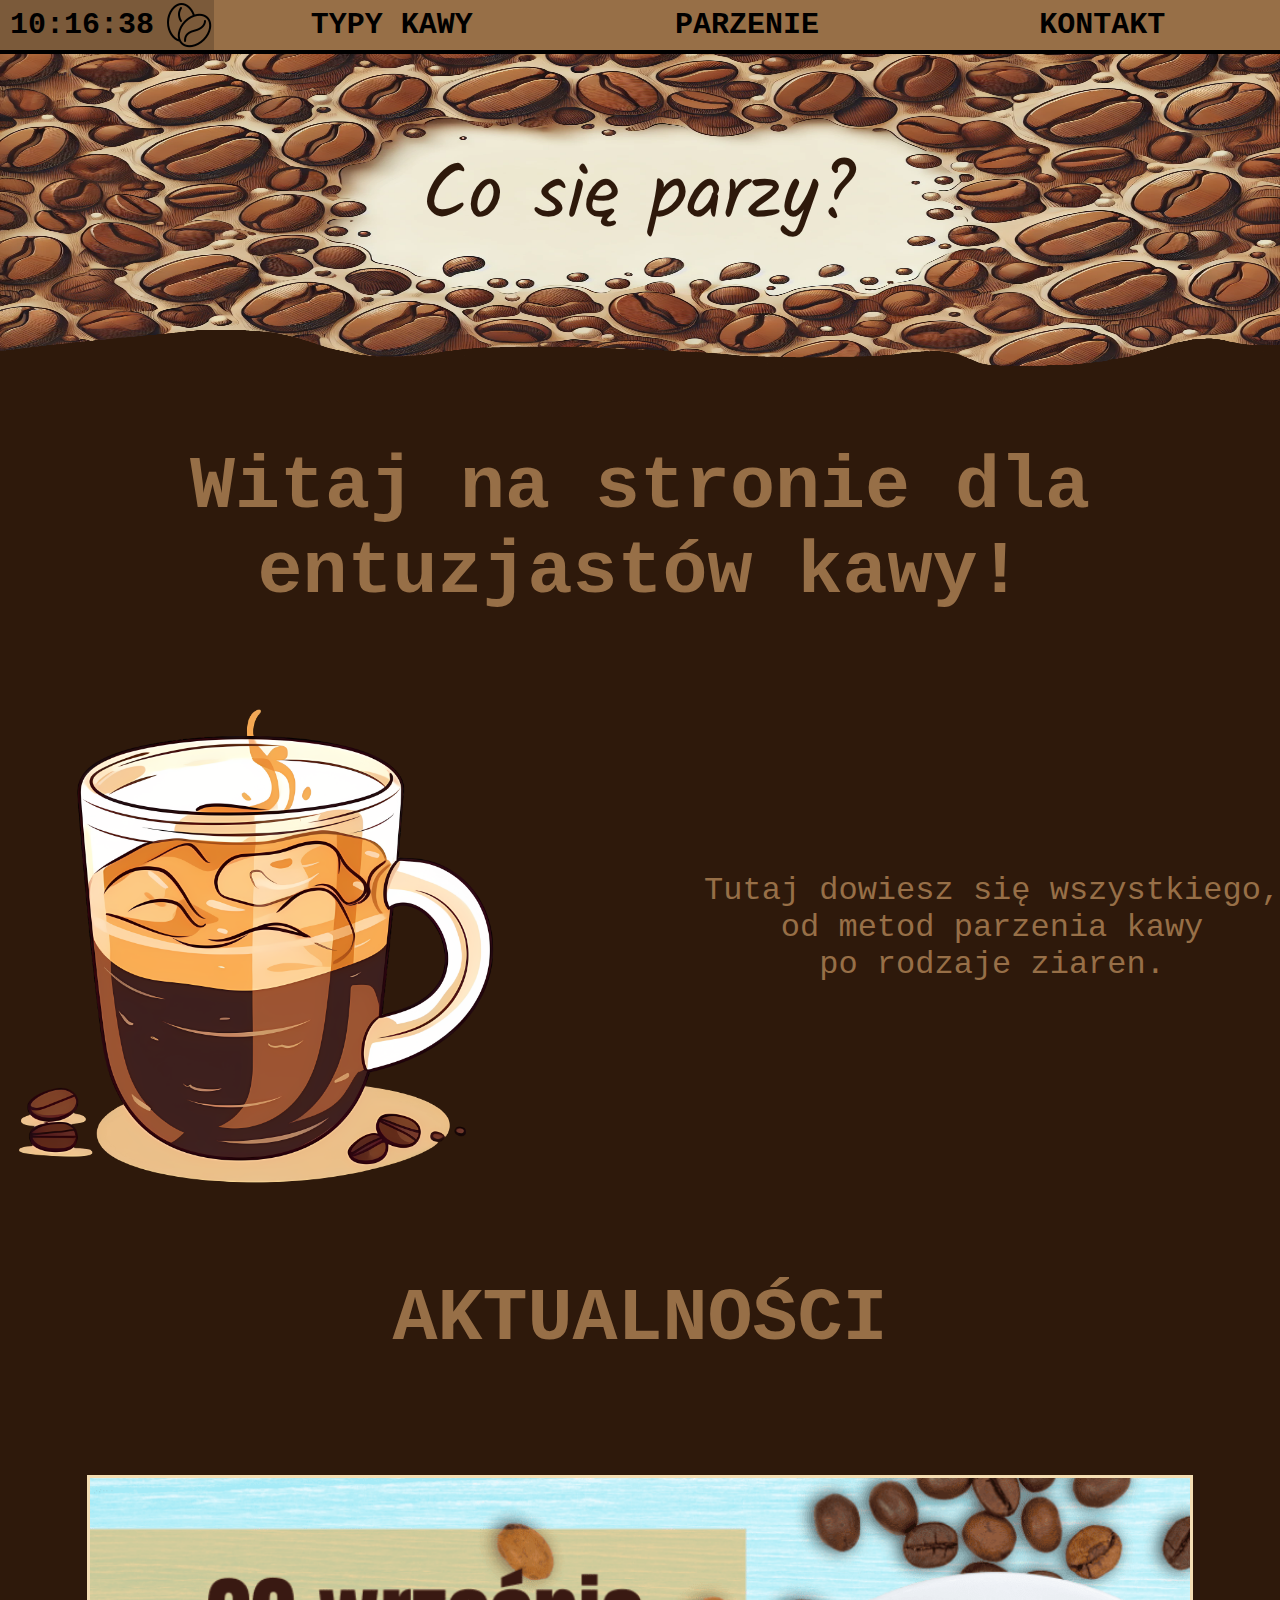
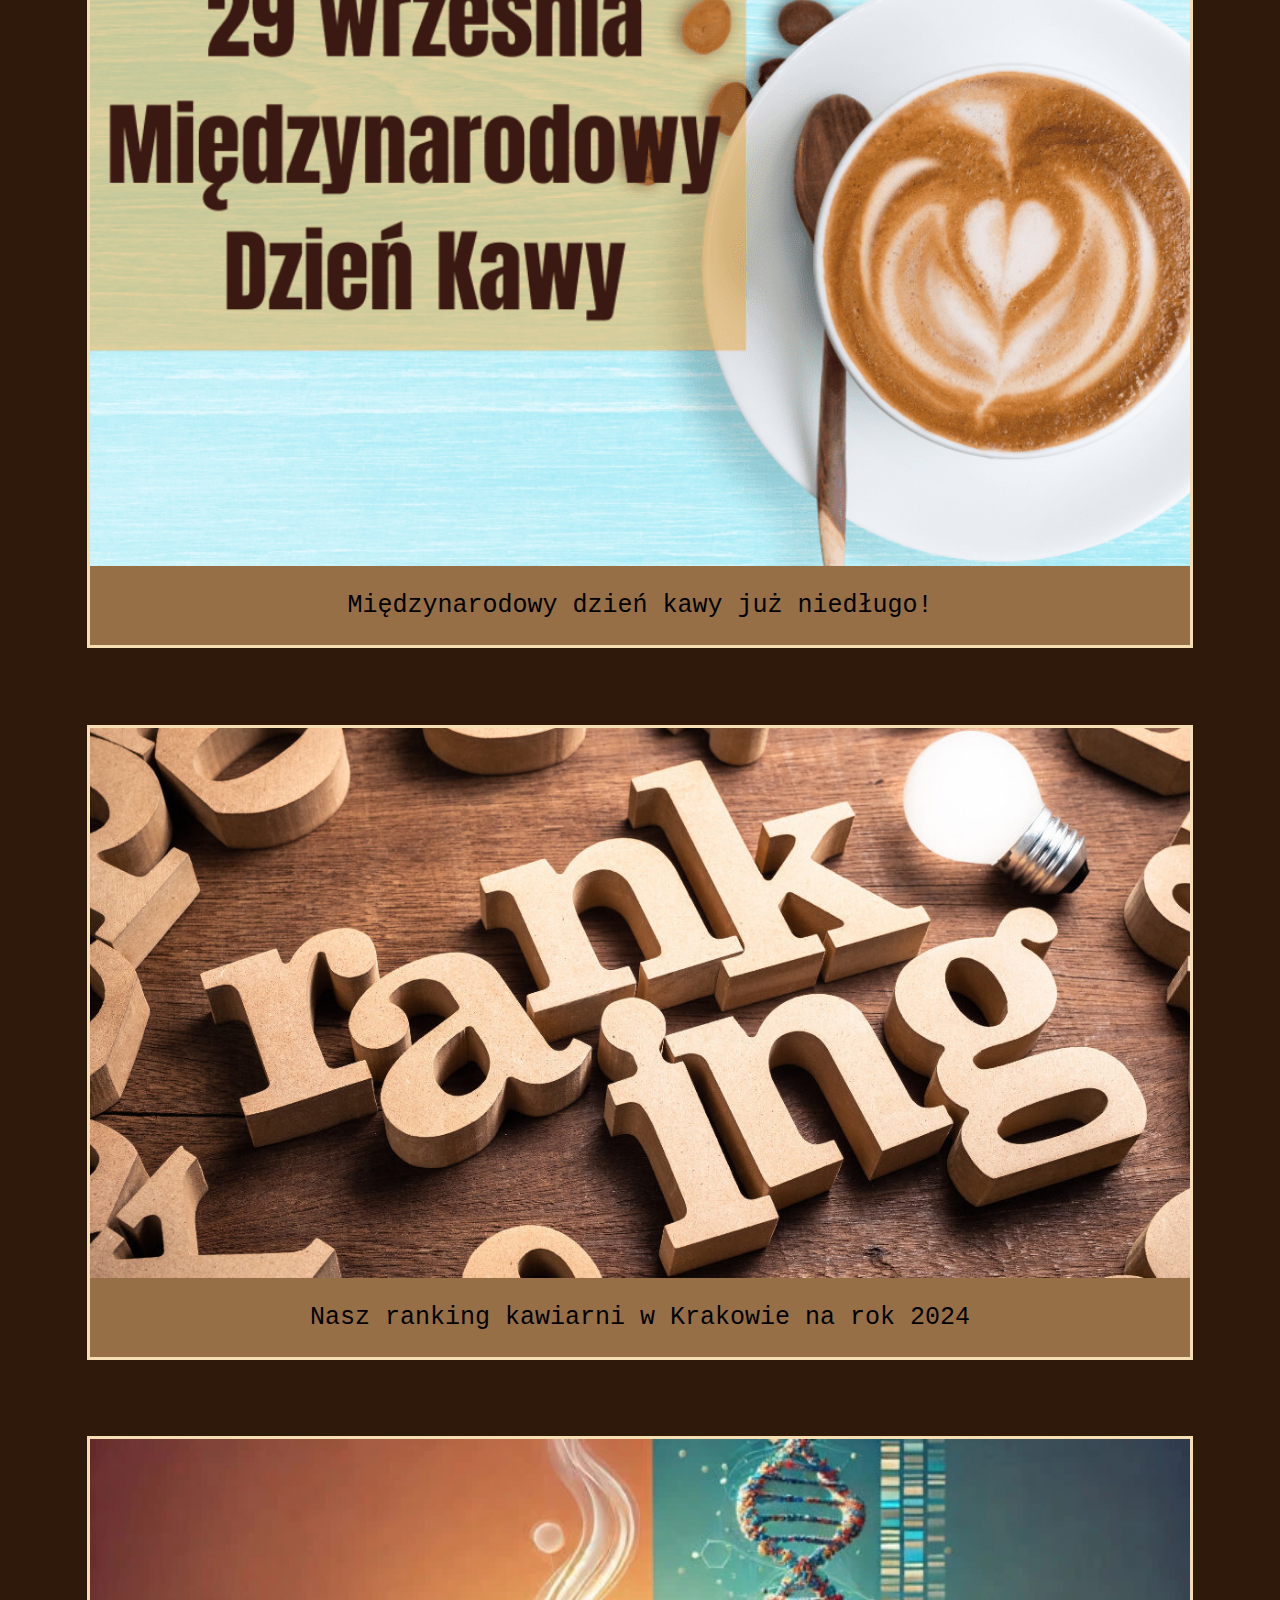
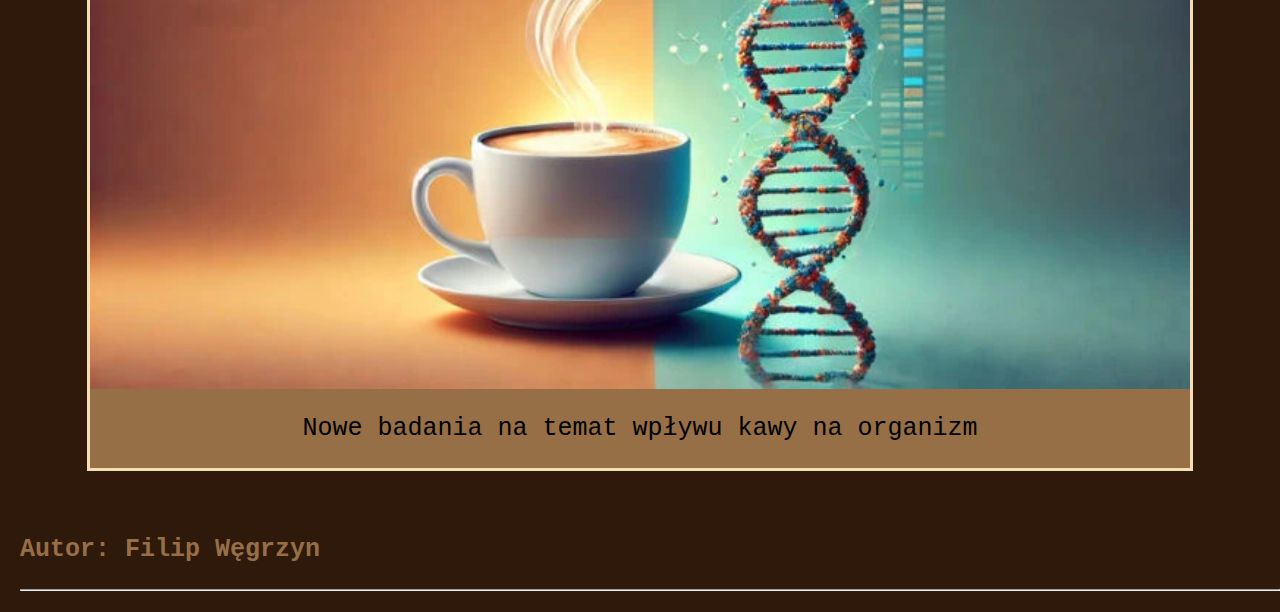
<file: index.html>
<!DOCTYPE html>
<html lang="en">
  <head>
    <meta charset="UTF-8" />
    <meta name="viewport" content="width=device-width, initial-scale=1.0" />
    <title>Co się parzy?</title>
    <link rel="preconnect" href="https://fonts.googleapis.com" />
    <link rel="preconnect" href="https://fonts.gstatic.com" crossorigin />
    <link
      href="https://fonts.googleapis.com/css2?family=Kalam:wght@300;400;700&display=swap"
      rel="stylesheet"
    />
    <script src="zegar.js"></script>
    <link rel="stylesheet" href="home.css" />
  </head>

  <body onload="startTime()">
    <nav>
      <a class="navbar-link" href="index.html"
        ><p id="clock"></p>
        <img id="icon" src="images/icons8-coffee-50.png"
      /></a>
      <a class="navbar-link" href="typy_kawy.html">TYPY KAWY</a>
      <a class="navbar-link" href="parzenie.html">PARZENIE</a>
      <a class="navbar-link" href="kontakt.html">KONTAKT</a>
    </nav>

    <div id="main_image_div">
      <img id="main_image" src="images/coffe_background_f.png" />
      <div id="main_text">Co się parzy?</div>
    </div>

    <div id="home_div">
      <p id="welcome_msg">Witaj na stronie dla entuzjastów kawy!</p>

      <div id="intro_div">
        <img class="cup_img" src="images/coffe_cup.png" />
        <pre class="intro_text">
          Tutaj dowiesz się wszystkiego, 
              od metod parzenia kawy 
                po rodzaje ziaren.
        </pre>
      </div>
      <div id="news_container">
        <p id="news_header">AKTUALNOŚCI</p>

        <a
          class="single_news"
          href="https://www.google.com/search?q=mi%C4%99dzynarodowy+dzie%C5%84+kawy&oq=mi%C4%99dzynarodowy+dzie%C5%84+kawy&gs_lcrp=EgZjaHJvbWUyBggAEEUYOTIGCAEQRRg8MgYIAhAuGEDSAQg1MjcyajBqMagCALACAA&sourceid=chrome&ie=UTF-8"
          ><img class="news_img" src="images/dzien_kawy.png" />
          <p class="news_descript">
            Międzynarodowy dzień kawy już niedługo!
          </p></a
        >

        <a
          class="single_news"
          href="https://www.google.com/search?q=ranking+kawiarni+w+krakowie+2024&oq=rankin&gs_lcrp=EgZjaHJvbWUqBggAEEUYOzIGCAAQRRg7MgYIARBFGDsyBggCEEUYOzIGCAMQRRg5MgYIBBBFGDwyBggFEEUYPDIGCAYQLhhA0gEHOTQ2ajBqNKgCALACAQ&sourceid=chrome&ie=UTF-8"
          ><img class="news_img" id="rank_img" src="images/ranking3.jpg" />
          <p class="news_descript">
            Nasz ranking kawiarni w Krakowie na rok 2024
          </p></a
        >
        <a
          class="single_news"
          href="https://www.google.com/search?q=Nowe+badania+na+temat+wp%C5%82ywu+kawy+na+organizm&sca_esv=492959cb0fa9f70d&sxsrf=ADLYWIICGgoh6P331dssnf-oJT3quvFZKg%3A1730212269726&ei=rfEgZ7OKLOWnwPAPqYmMoA4&ved=0ahUKEwjzlOT95rOJAxXlExAIHakEA-QQ4dUDCA8&uact=5&oq=Nowe+badania+na+temat+wp%C5%82ywu+kawy+na+organizm&gs_lp=[base64]&sclient=gws-wiz-serp"
          ><img class="news_img" src="images/research.webp" />
          <p class="news_descript">
            Nowe badania na temat wpływu kawy na organizm
          </p></a
        >
      </div>
    </div>

    <footer>
      <p class="footer_p">Autor: Filip Węgrzyn</p>
      <hr />
    </footer>
  </body>
</html>
</file>
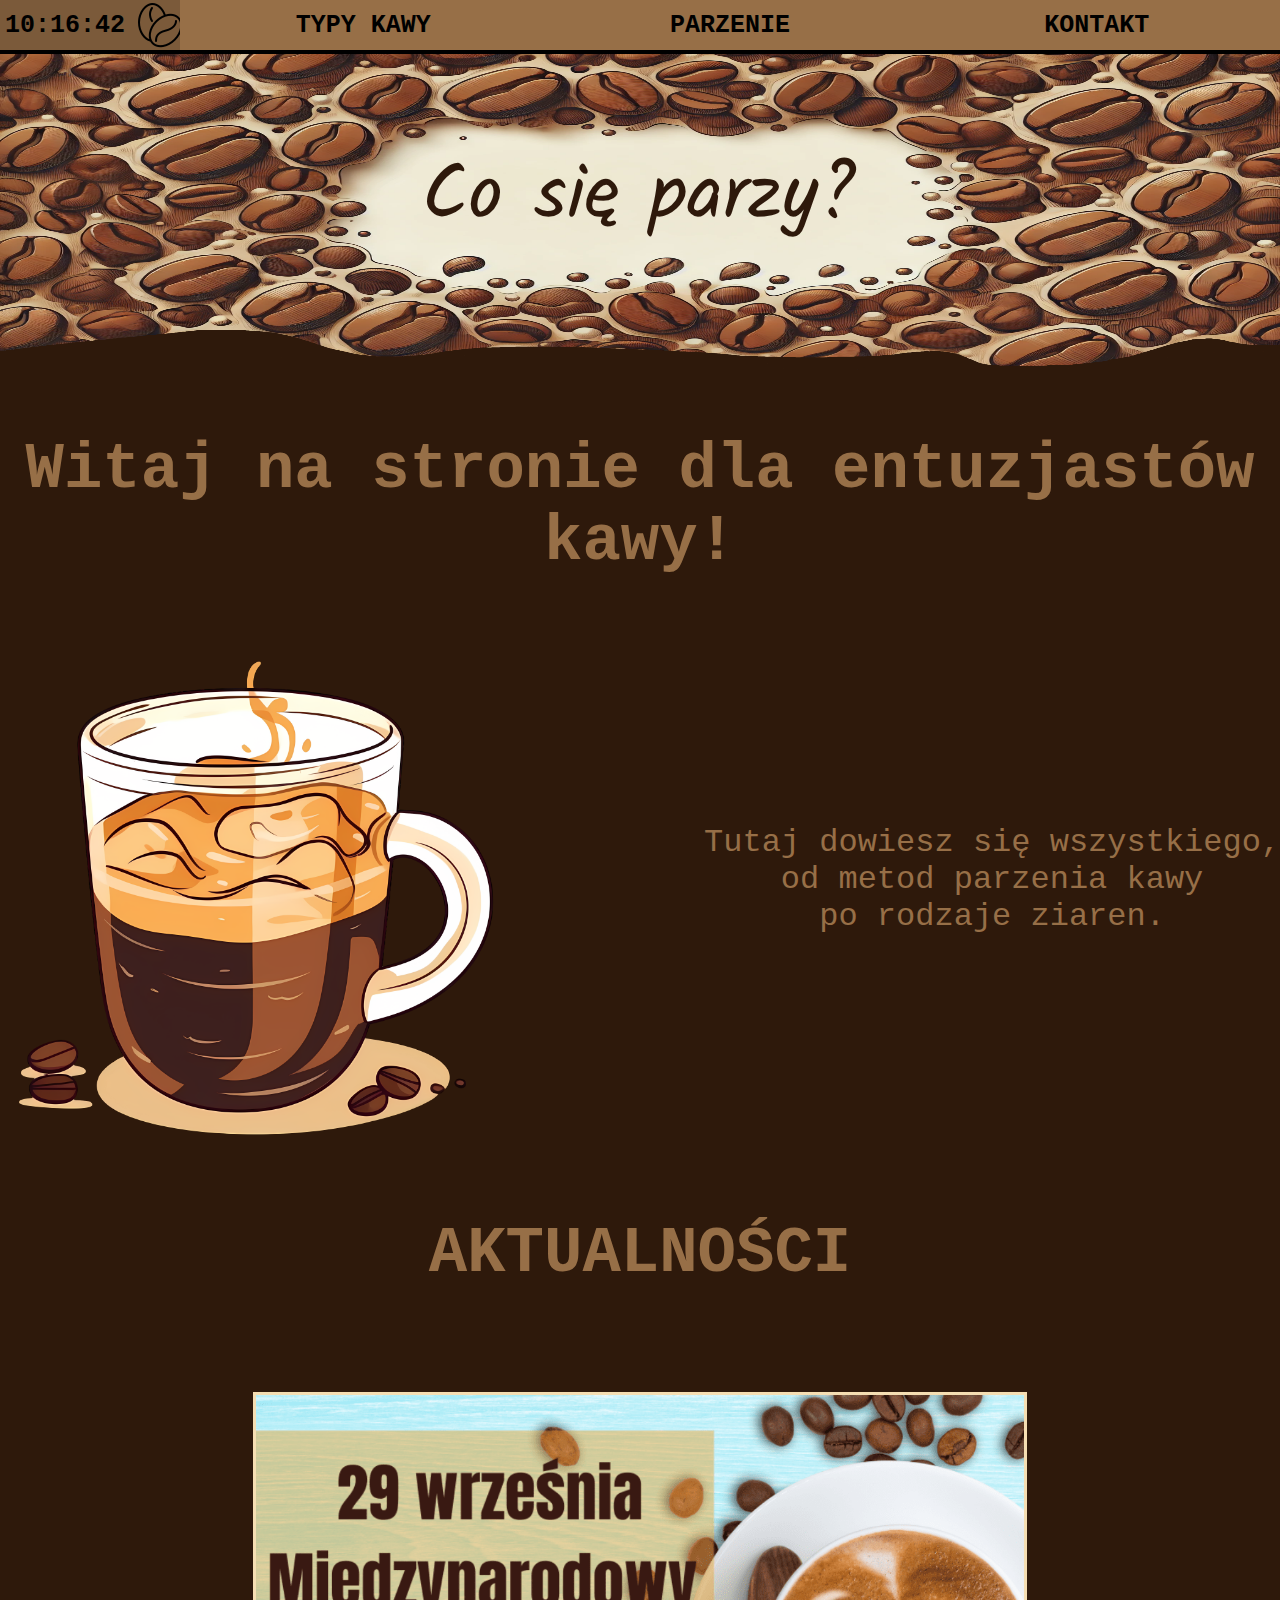
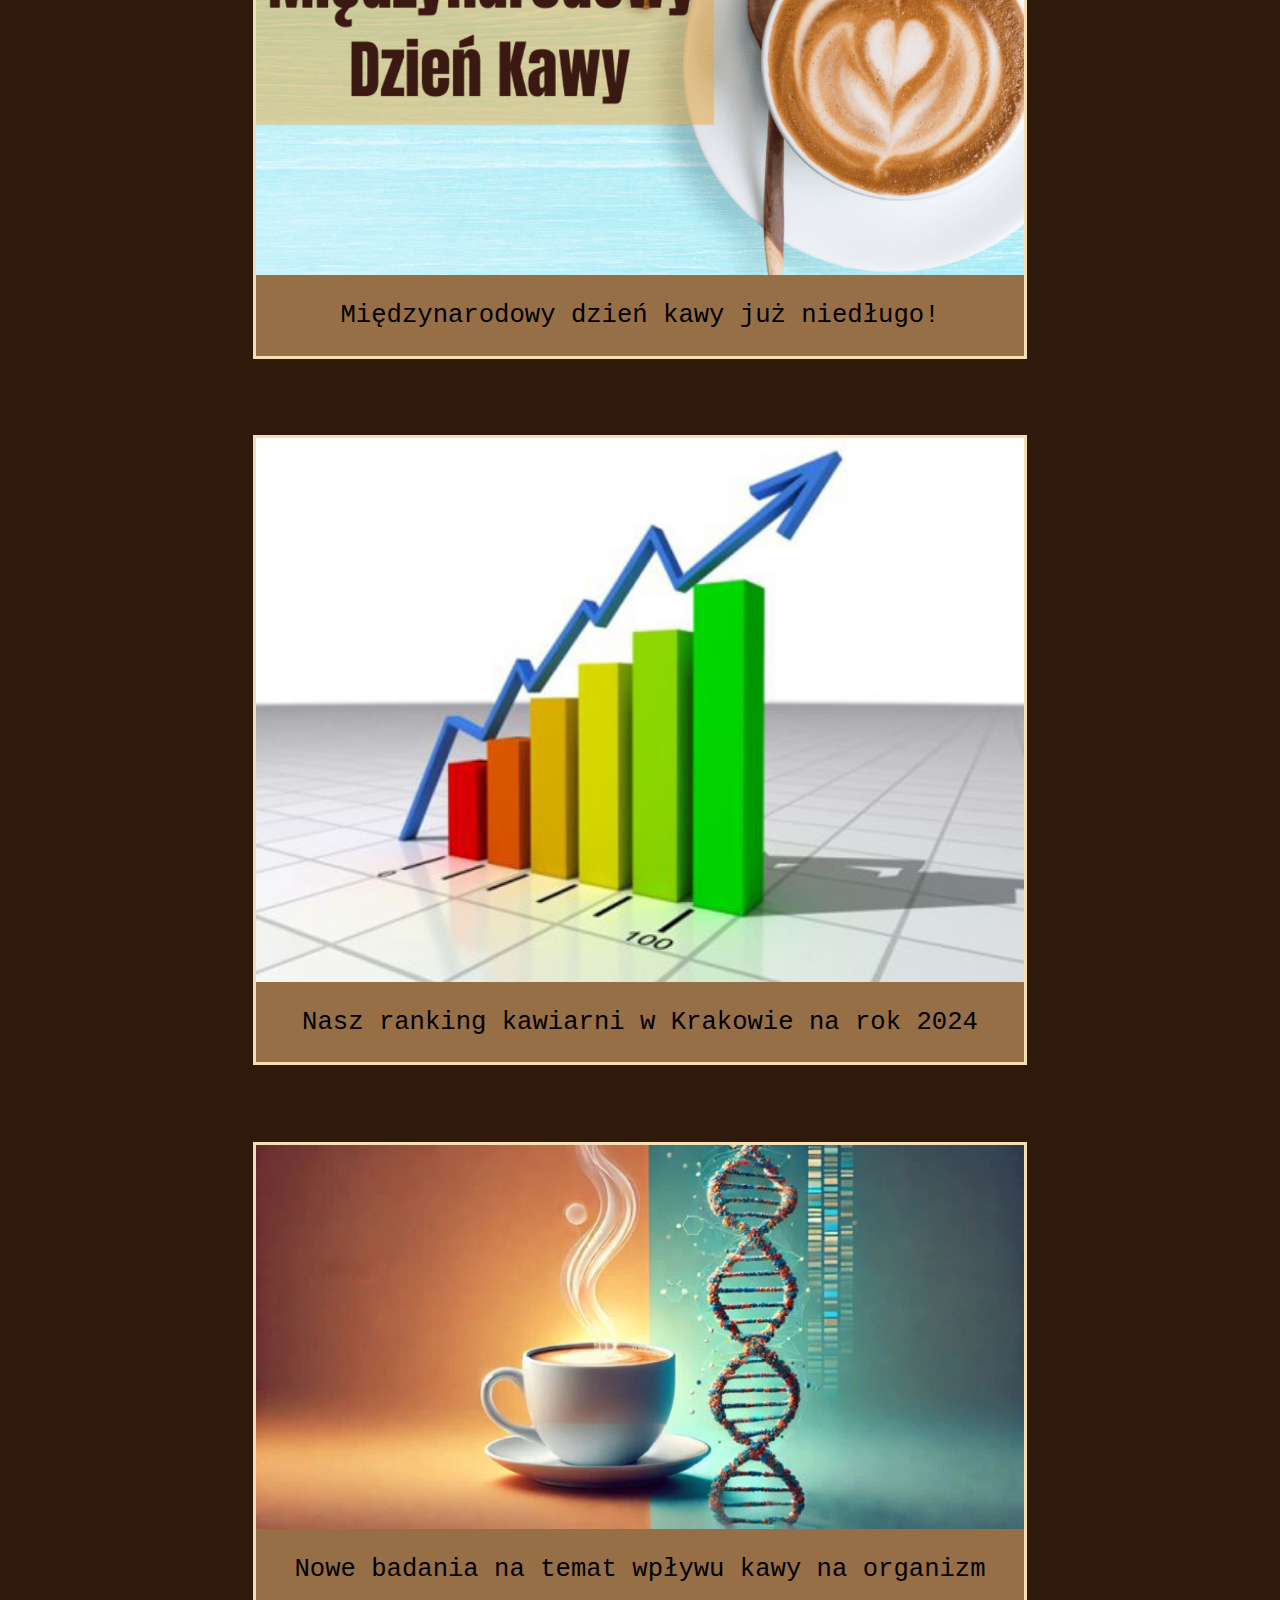
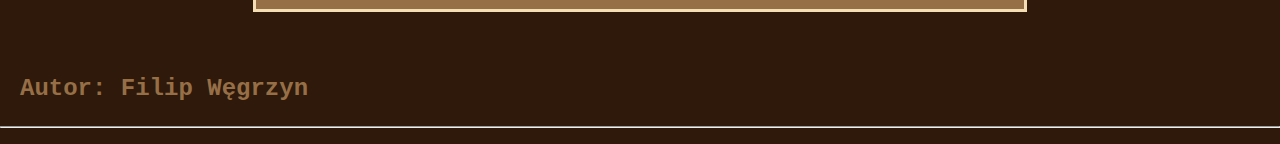
<file: projekt_1/index.html>
<!DOCTYPE html>
<html lang="en">
  <head>
    <meta charset="UTF-8" />
    <meta name="viewport" content="width=device-width, initial-scale=1.0" />
    <title>Co się parzy?</title>
    <link rel="preconnect" href="https://fonts.googleapis.com" />
    <link rel="preconnect" href="https://fonts.gstatic.com" crossorigin />
    <link
      href="https://fonts.googleapis.com/css2?family=Kalam:wght@300;400;700&display=swap"
      rel="stylesheet"
    />
    <script src="zegar.js"></script>
    <link rel="stylesheet" href="home.css" />
  </head>

  <body onload="startTime()">
    <nav>
      <a class="navbar-link" href="index.html"
        ><p id="clock"></p>
        <img src="images/icons8-coffee-50.png"
      /></a>
      <a class="navbar-link" href="typy_kawy.html">TYPY KAWY</a>
      <a class="navbar-link" href="parzenie.html">PARZENIE</a>
      <a class="navbar-link" href="kontakt.html">KONTAKT</a>
    </nav>

    <div id="main_image_div">
      <img id="main_image" src="images/coffe_background_f.png" />
      <div id="main_text">Co się parzy?</div>
    </div>

    <div id="home_div">
      <p id="welcome_msg">Witaj na stronie dla entuzjastów kawy!</p>

      <div id="intro_div">
        <img class="cup_img" src="images/coffe_cup.png" />
        <pre class="intro_text">
          Tutaj dowiesz się wszystkiego, 
              od metod parzenia kawy 
                po rodzaje ziaren.
        </pre>
      </div>
      <div id="news_container">
        <p id="news_header">AKTUALNOŚCI</p>

        <a
          class="single_news"
          href="https://www.google.com/search?q=mi%C4%99dzynarodowy+dzie%C5%84+kawy&oq=mi%C4%99dzynarodowy+dzie%C5%84+kawy&gs_lcrp=EgZjaHJvbWUyBggAEEUYOTIGCAEQRRg8MgYIAhAuGEDSAQg1MjcyajBqMagCALACAA&sourceid=chrome&ie=UTF-8"
          ><img class="news_img" src="images/dzien_kawy.png" />
          <p class="news_descript">
            Międzynarodowy dzień kawy już niedługo!
          </p></a
        >

        <a
          class="single_news"
          href="https://www.google.com/search?q=ranking+kawiarni+w+krakowie+2024&oq=rankin&gs_lcrp=EgZjaHJvbWUqBggAEEUYOzIGCAAQRRg7MgYIARBFGDsyBggCEEUYOzIGCAMQRRg5MgYIBBBFGDwyBggFEEUYPDIGCAYQLhhA0gEHOTQ2ajBqNKgCALACAQ&sourceid=chrome&ie=UTF-8"
          ><img class="news_img" src="images/ranking.jpg" />
          <p class="news_descript">
            Nasz ranking kawiarni w Krakowie na rok 2024
          </p></a
        >
        <a
          class="single_news"
          href="https://www.google.com/search?q=Nowe+badania+na+temat+wp%C5%82ywu+kawy+na+organizm&sca_esv=492959cb0fa9f70d&sxsrf=ADLYWIICGgoh6P331dssnf-oJT3quvFZKg%3A1730212269726&ei=rfEgZ7OKLOWnwPAPqYmMoA4&ved=0ahUKEwjzlOT95rOJAxXlExAIHakEA-QQ4dUDCA8&uact=5&oq=Nowe+badania+na+temat+wp%C5%82ywu+kawy+na+organizm&gs_lp=[base64]&sclient=gws-wiz-serp"
          ><img class="news_img" src="images/research.webp" />
          <p class="news_descript">
            Nowe badania na temat wpływu kawy na organizm
          </p></a
        >
      </div>
    </div>

    <footer>
      <p class="footer_p">Autor: Filip Węgrzyn</p>
      <hr />
    </footer>
  </body>
</html>
</file>
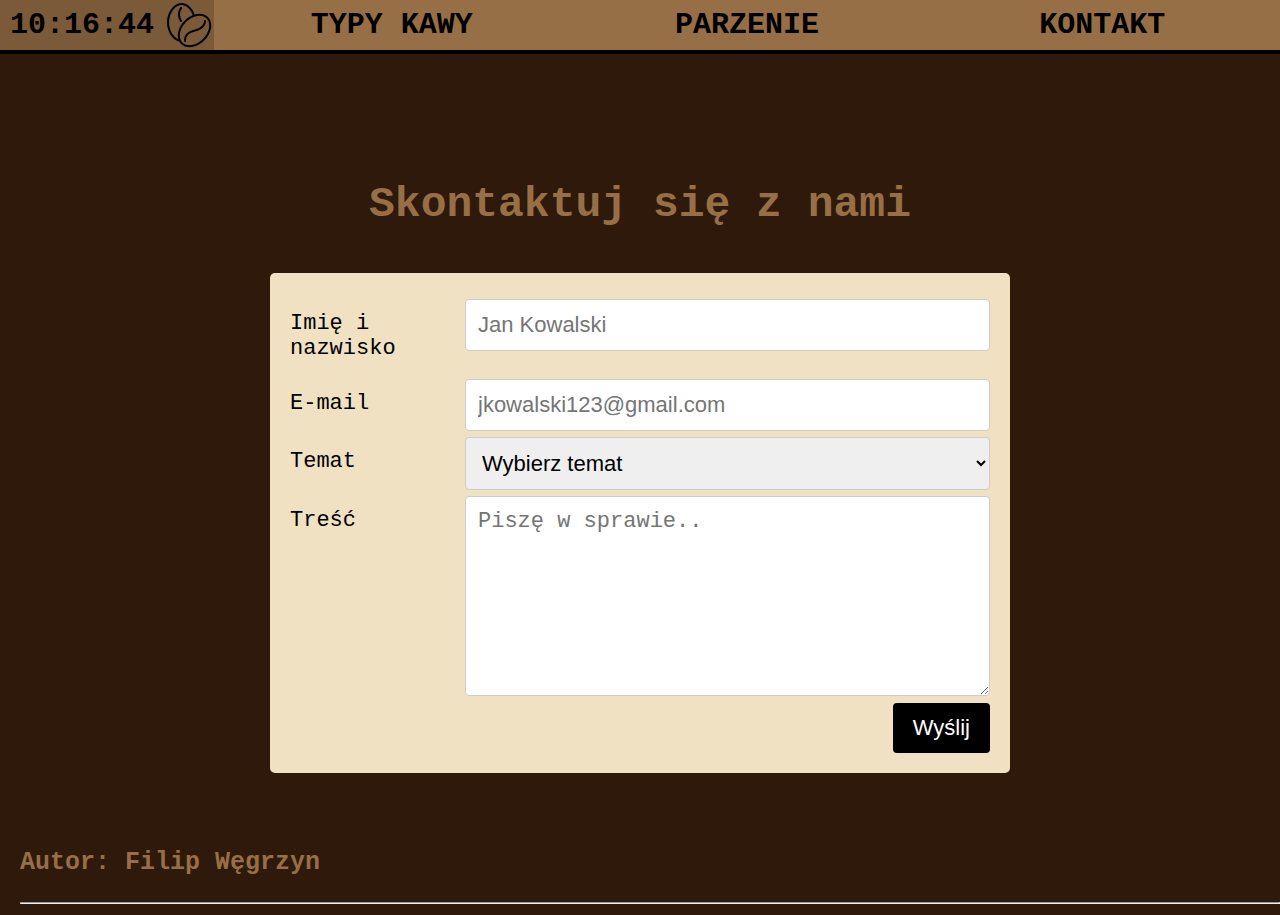
<file: kontakt.html>
<!DOCTYPE html>
<html lang="en">
  <head>
    <meta charset="UTF-8" />
    <meta name="viewport" content="width=device-width, initial-scale=1.0" />
    <title>Kontakt</title>
    <link rel="preconnect" href="https://fonts.googleapis.com" />
    <link rel="preconnect" href="https://fonts.gstatic.com" crossorigin />
    <link
      href="https://fonts.googleapis.com/css2?family=Kalam:wght@300;400;700&display=swap"
      rel="stylesheet"
    />
    <script src="zegar.js"></script>
    <link rel="stylesheet" href="kontakt.css" />
  </head>

  <body onload="startTime()">
    <nav>
      <a class="navbar-link" href="index.html"
        ><p id="clock"></p>
        <img id="icon" src="images/icons8-coffee-50.png"
      /></a>
      <a class="navbar-link" href="typy_kawy.html">TYPY KAWY</a>
      <a class="navbar-link" href="parzenie.html">PARZENIE</a>
      <a class="navbar-link" href="kontakt.html">KONTAKT</a>
    </nav>

    <div id="main">
      <h1 id="contact_header">Skontaktuj się z nami</h1>
      <br />

      <div class="container">
        <form>
          <div class="row">
            <div class="col-25">
              <label for="name">Imię i nazwisko</label>
            </div>
            <div class="col-75">
              <input
                type="text"
                id="name"
                name="name"
                placeholder="Jan Kowalski"
              />
            </div>
          </div>
          <div class="row">
            <div class="col-25">
              <label for="email">E-mail</label>
            </div>
            <div class="col-75">
              <input
                type="text"
                id="email"
                name="email"
                placeholder="jkowalski123@gmail.com"
                required
              />
            </div>
          </div>
          <div class="row">
            <div class="col-25">
              <label for="temat">Temat</label>
            </div>
            <div class="col-75">
              <select id="temat" name="temat">
                <option value="" disabled selected hidden>Wybierz temat</option>
                <option value="1">Propozycja treści</option>
                <option value="2">Problem techniczny</option>
                <option value="3">Inny</option>
              </select>
            </div>
          </div>
          <div class="row">
            <div class="col-25">
              <label for="subject">Treść</label>
            </div>
            <div class="col-75">
              <textarea
                id="subject"
                name="subject"
                placeholder="Piszę w sprawie.."
                required
              ></textarea>
            </div>
          </div>
          <div class="row">
            <input type="submit" value="Wyślij" />
          </div>
        </form>
      </div>
    </div>

    <footer>
      <p class="footer_p">Autor: Filip Węgrzyn</p>
      <hr />
    </footer>
  </body>
</html>
</file>
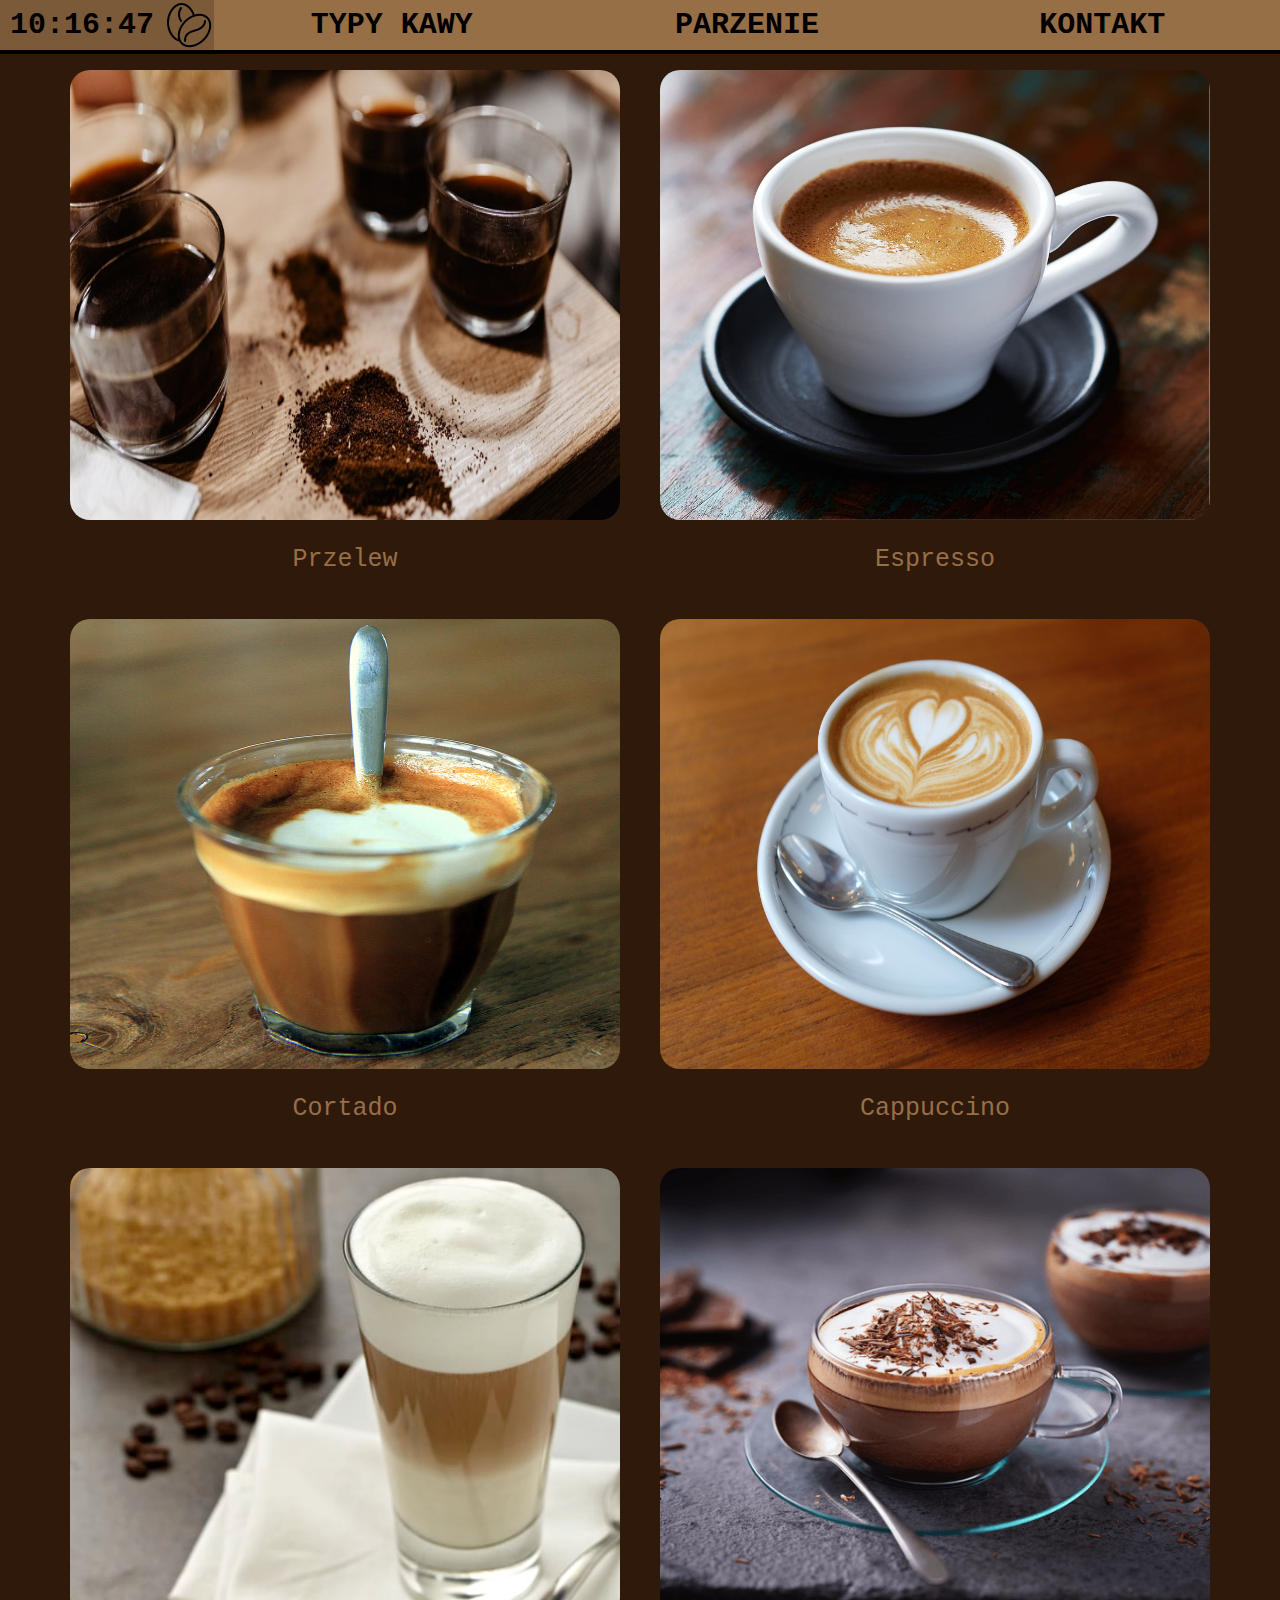
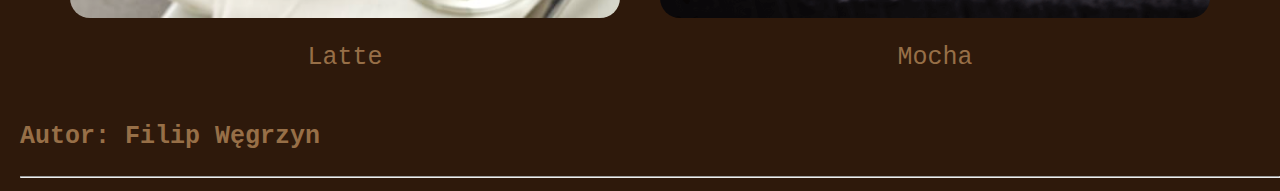
<file: typy_kawy.html>
<!DOCTYPE html>
<html lang="en">
  <head>
    <meta charset="UTF-8" />
    <meta name="viewport" content="width=device-width, initial-scale=1.0" />
    <title>Ziarna</title>
    <link rel="preconnect" href="https://fonts.googleapis.com" />
    <link rel="preconnect" href="https://fonts.gstatic.com" crossorigin />
    <link
      href="https://fonts.googleapis.com/css2?family=Kalam:wght@300;400;700&display=swap"
      rel="stylesheet"
    />
    <script src="zegar.js"></script>
    <link rel="stylesheet" href="typy_kawy.css" />
  </head>

  <body onload="startTime()">
    <nav>
      <a class="navbar-link" href="index.html"
        ><p id="clock"></p>
        <img id="icon" src="images/icons8-coffee-50.png"
      /></a>
      <a class="navbar-link" href="typy_kawy.html">TYPY KAWY</a>
      <a class="navbar-link" href="parzenie.html">PARZENIE</a>
      <a class="navbar-link" href="kontakt.html">KONTAKT</a>
    </nav>

    <div id="main">
      <div class="coffee_container">
        <img class="coffee_img" src="images/coffee_types/przelew.jpg" />
        <p class="coffee_name">Przelew</p>
      </div>

      <div class="coffee_container">
        <img class="coffee_img" src="images/coffee_types/espresso.jpg" />
        <p class="coffee_name">Espresso</p>
      </div>

      <div class="coffee_container">
        <img class="coffee_img" src="images/coffee_types/cortado.jpg" />
        <p class="coffee_name">Cortado</p>
      </div>

      <div class="coffee_container">
        <img class="coffee_img" src="images/coffee_types/cappuccino.jpg" />
        <p class="coffee_name">Cappuccino</p>
      </div>

      <div class="coffee_container">
        <img class="coffee_img" src="images/coffee_types/latte.jpg" />
        <p class="coffee_name">Latte</p>
      </div>

      <div class="coffee_container">
        <img class="coffee_img" src="images/coffee_types/mocha.png" />
        <p class="coffee_name">Mocha</p>
      </div>
    </div>

    <footer>
      <p class="footer_p">Autor: Filip Węgrzyn</p>
      <hr />
    </footer>
  </body>
</html>
</file>
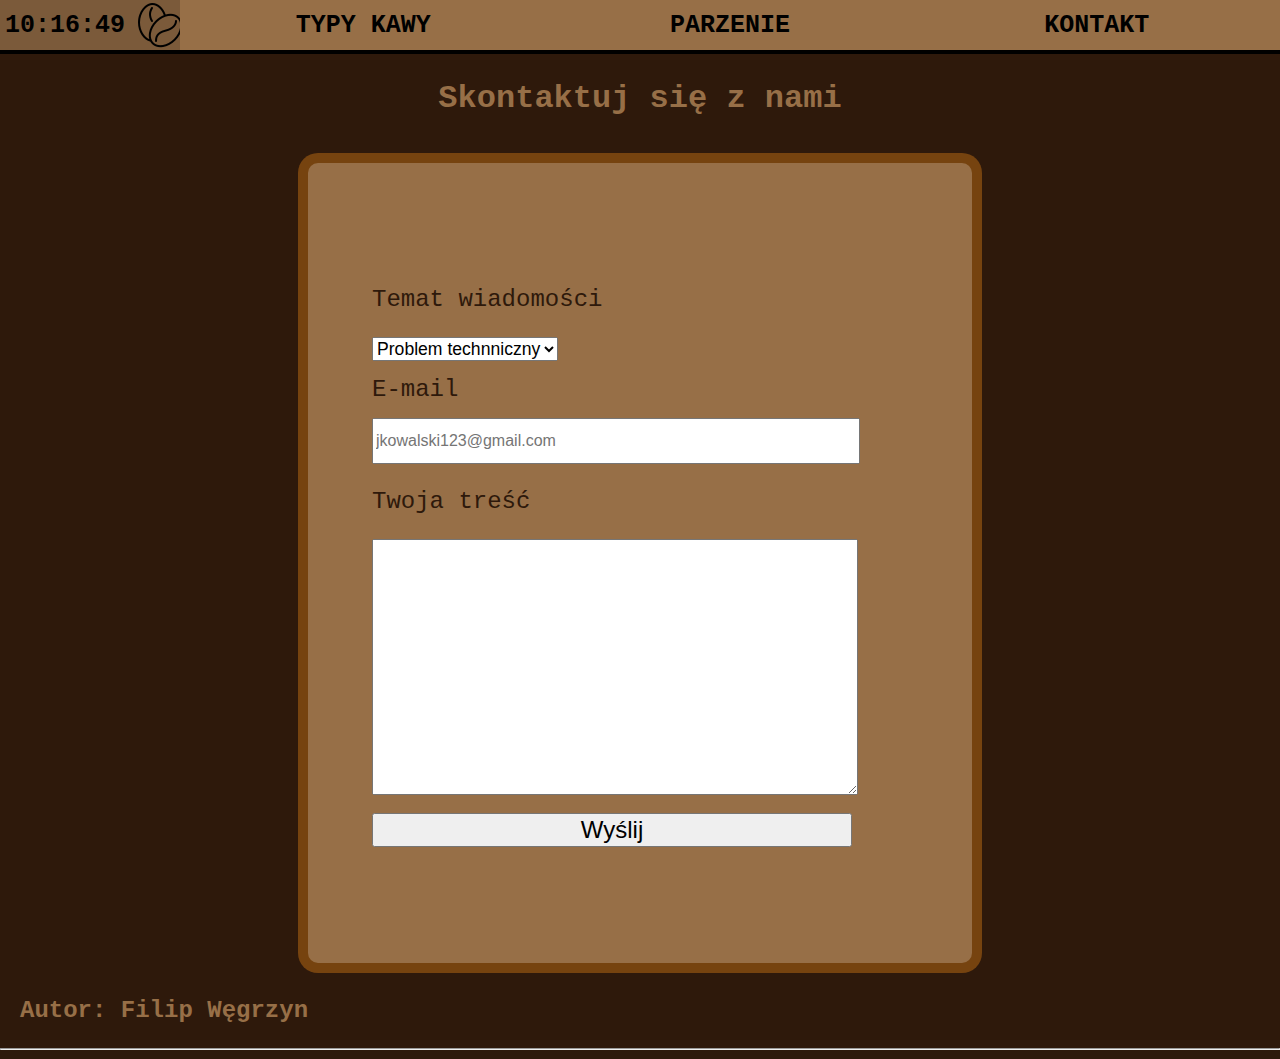
<file: projekt_1/kontakt.html>
<!DOCTYPE html>
<html lang="en">
  <head>
    <meta charset="UTF-8" />
    <meta name="viewport" content="width=device-width, initial-scale=1.0" />
    <title>Kontakt</title>
    <link rel="preconnect" href="https://fonts.googleapis.com" />
    <link rel="preconnect" href="https://fonts.gstatic.com" crossorigin />
    <link
      href="https://fonts.googleapis.com/css2?family=Kalam:wght@300;400;700&display=swap"
      rel="stylesheet"
    />
    <script src="zegar.js"></script>
    <link rel="stylesheet" href="kontakt.css" />
  </head>

  <body onload="startTime()">
    <nav>
      <a class="navbar-link" href="index.html"
        ><p id="clock"></p>
        <img src="images/icons8-coffee-50.png"
      /></a>
      <a class="navbar-link" href="typy_kawy.html">TYPY KAWY</a>
      <a class="navbar-link" href="parzenie.html">PARZENIE</a>
      <a class="navbar-link" href="kontakt.html">KONTAKT</a>
    </nav>

    <div id="main">
      <h1 id="contact_header">Skontaktuj się z nami</h1>
      <br />

      <form id="form_content">
        <div class="topic_select_div">
          <p class="form_headers">Temat wiadomości</p>
          <select>
            <option value="0">Problem technniczny</option>
            <option value="1">Propozycja treści</option>
            <option value="2">Inny</option>
          </select>
        </div>
        <br />

        <label for="email" class="form_headers">E-mail</label><br />
        <input
          type="text"
          id="email"
          name="email"
          placeholder="jkowalski123@gmail.com"
          required
        />

        <p class="form_headers">Twoja treść</p>
        <textarea
          placeholder="Piszę by zapytać..."
          name="message"
          id="message_text"
          rows="15"
          cols="45"
          required
        >
        </textarea>

        <input
          class="form_headers"
          id="form_btn"
          type="submit"
          value="Wyślij"
        />
      </form>
    </div>

    <footer>
      <p class="footer_p">Autor: Filip Węgrzyn</p>
      <hr />
    </footer>
  </body>
</html>
</file>
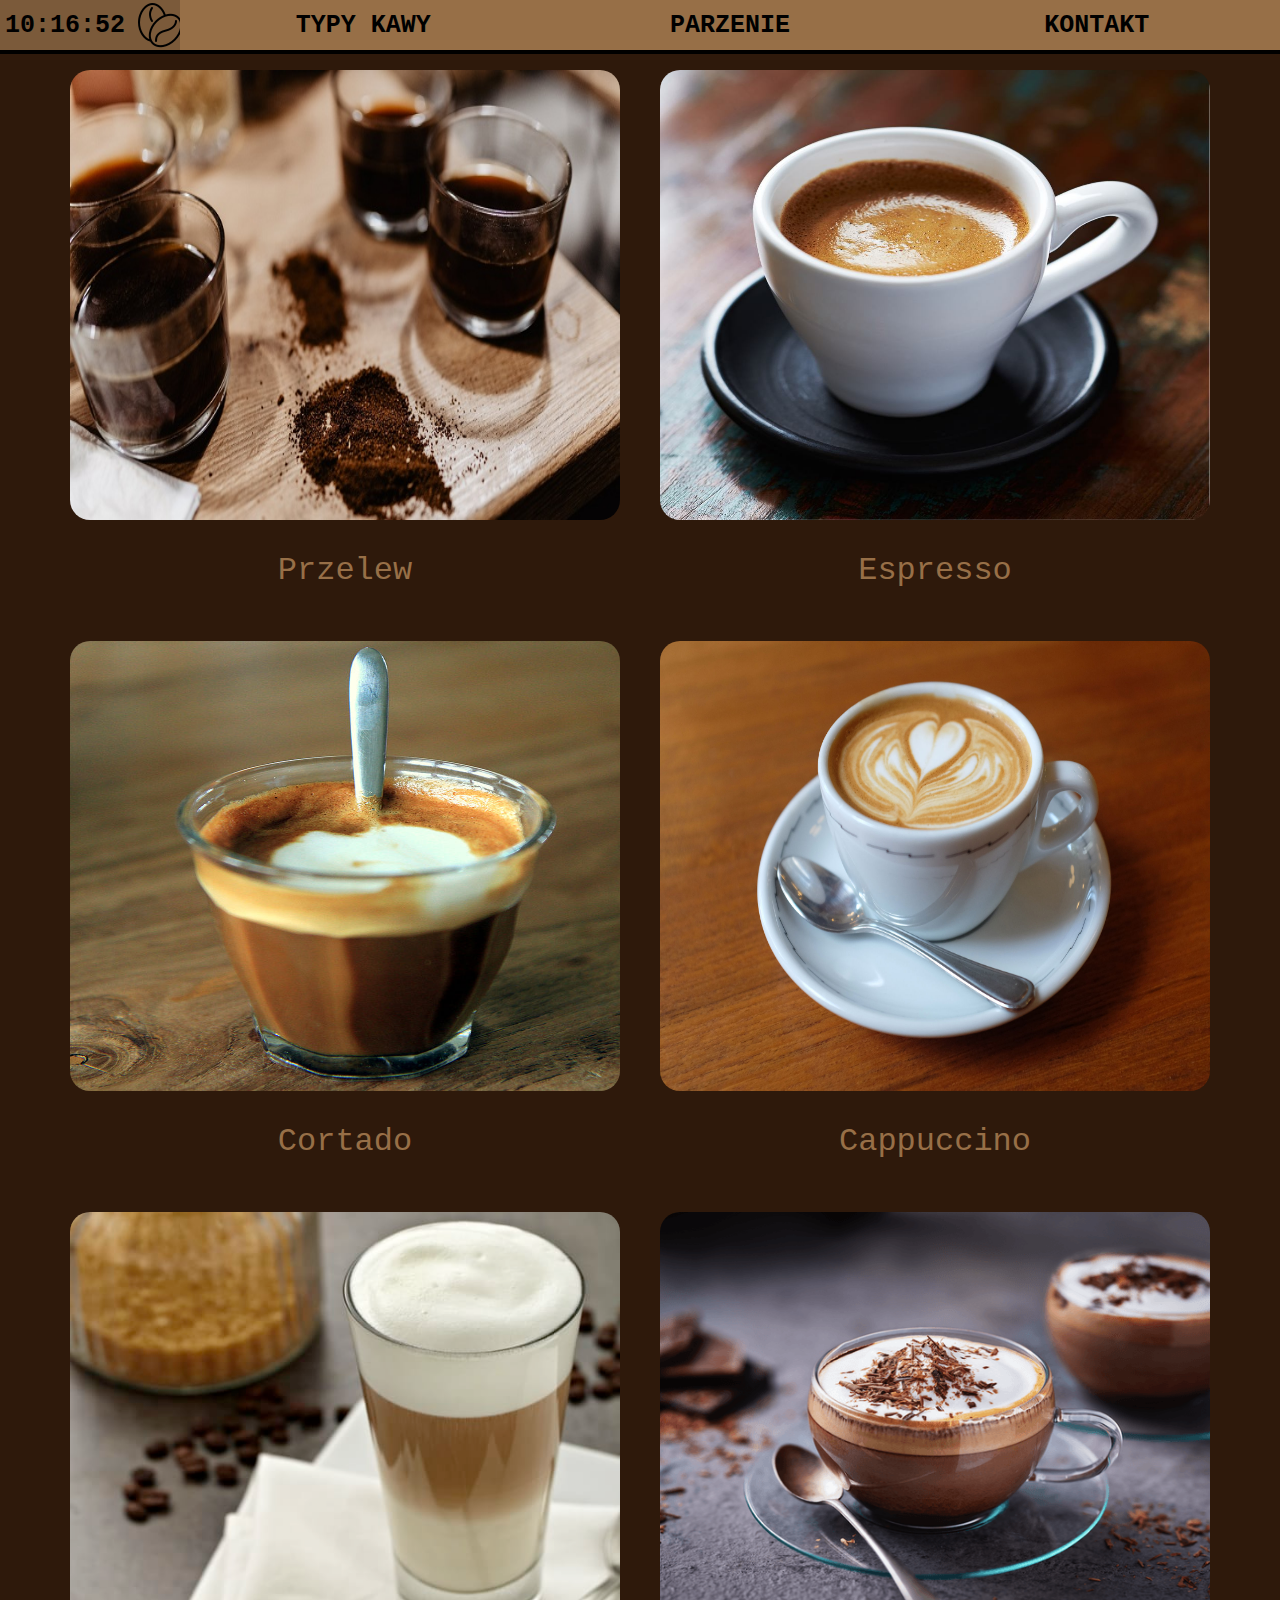
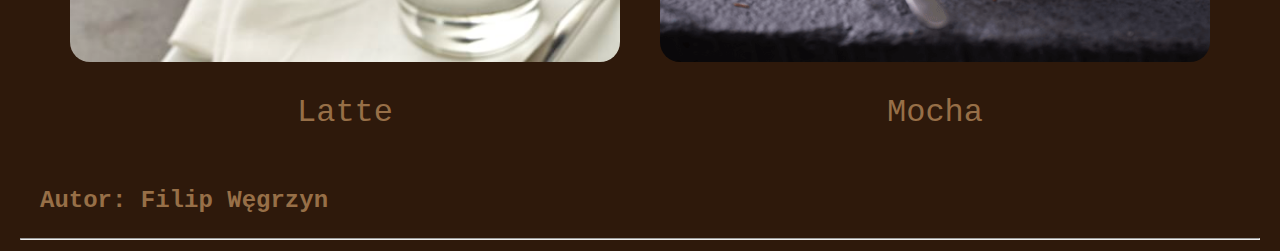
<file: projekt_1/typy_kawy.html>
<!DOCTYPE html>
<html lang="en">
  <head>
    <meta charset="UTF-8" />
    <meta name="viewport" content="width=device-width, initial-scale=1.0" />
    <title>Ziarna</title>
    <link rel="preconnect" href="https://fonts.googleapis.com" />
    <link rel="preconnect" href="https://fonts.gstatic.com" crossorigin />
    <link
      href="https://fonts.googleapis.com/css2?family=Kalam:wght@300;400;700&display=swap"
      rel="stylesheet"
    />
    <script src="zegar.js"></script>
    <link rel="stylesheet" href="typy_kawy.css" />
  </head>

  <body onload="startTime()">
    <nav>
      <a class="navbar-link" href="index.html"
        ><p id="clock"></p>
        <img src="images/icons8-coffee-50.png"
      /></a>
      <a class="navbar-link" href="typy_kawy.html">TYPY KAWY</a>
      <a class="navbar-link" href="parzenie.html">PARZENIE</a>
      <a class="navbar-link" href="kontakt.html">KONTAKT</a>
    </nav>

    <div id="main">
      <div class="coffee_container">
        <img class="coffee_img" src="images/coffee_types/przelew.jpg" />
        <p class="coffee_name">Przelew</p>
      </div>

      <div class="coffee_container">
        <img class="coffee_img" src="images/coffee_types/espresso.jpg" />
        <p class="coffee_name">Espresso</p>
      </div>

      <div class="coffee_container">
        <img class="coffee_img" src="images/coffee_types/cortado.jpg" />
        <p class="coffee_name">Cortado</p>
      </div>

      <div class="coffee_container">
        <img class="coffee_img" src="images/coffee_types/cappuccino.jpg" />
        <p class="coffee_name">Cappuccino</p>
      </div>

      <div class="coffee_container">
        <img class="coffee_img" src="images/coffee_types/latte.jpg" />
        <p class="coffee_name">Latte</p>
      </div>

      <div class="coffee_container">
        <img class="coffee_img" src="images/coffee_types/mocha.png" />
        <p class="coffee_name">Mocha</p>
      </div>
    </div>

    <footer>
      <p class="footer_p">Autor: Filip Węgrzyn</p>
      <hr />
    </footer>
  </body>
</html>
</file>
<file: home.css>
body {
  padding-top: 50px;
  background-color: rgb(46, 25, 11);
  margin: 0;
  font-family: monospace;
}

.navbar-link,
.navbar-link:active,
.navbar-link:visited {
  color: black;
  text-decoration: none;
}

.navbar-link {
  font-size: 30px;
  font-weight: bold;
  display: flex;
  background-color: rgb(151, 111, 71);
  height: 50px;
  align-items: center;
  justify-content: center;
  text-align: center;
}

.navbar-link:hover {
  background-color: rgb(123, 90, 58);
  transition: all 0.3s ease;
}

nav {
  border-bottom: 4px solid black;
  z-index: 999;
  display: grid;
  position: fixed;
  height: 50px;
  width: 100%;
  grid-template-columns: 0.5fr 1fr 1fr 1fr;
  align-items: center;
  justify-content: space-around;
  top: 0;
  left: 0;
  right: 0;
}
#clock {
  margin-right: 10px;
  margin-left: 10px;
}
#main_image_div {
  margin: 0;
  width: 100%;
  height: 25vw;
  top: 0;
  left: 0;
  right: 0;
}

#main_image_div {
  text-align: center;
  position: relative;
  color: black;
}
#main_image {
  width: 100%;
  height: 100%;
}

#main_text {
  font-family: Kalam, Arial;
  font-size: 6vw;
  position: absolute;
  top: 46%;
  left: 50%;
  transform: translate(-50%, -50%);
  color: rgb(46, 25, 11);
}

.intro_text {
  color: rgb(151, 111, 71);
  font-size: 2.5vw;
}

#welcome_msg,
#news_header {
  font-size: 75px;
  color: rgb(151, 111, 71);
  text-align: center;
  font-weight: bold;
}

.cup_img {
  width: 40vw;
  height: 40vw;
}

#home_div {
  width: 100%;
  display: flex;
  flex-direction: column;
}

#intro_div {
  width: 100%;
  display: flex;
  align-items: center;
}

#news_container {
  display: flex;
  align-items: center;
  justify-content: center;
  flex-direction: column;
}

.single_news {
  display: flex;
  align-items: center;
  justify-content: center;
  flex-direction: column;
  text-align: center;
  font-size: 25px;
  color: black;
  width: 1100px;
  height: inherit;
  max-width: 90vw;
  margin: 3vw;
  background-color: rgb(151, 111, 71);
  border: 3px solid wheat;
}

.single_news,
.single_news:active,
.single_news:visited {
  color: black;
  text-decoration: none;
}

.news_img {
  width: 100%;
  max-height: 80%;
}

footer {
  font-size: 25px;
  color: rgb(151, 111, 71);
  font-weight: bold;
  margin-left: 20px;
}

@media screen and (max-width: 600px) {
  .navbar-link {
    font-size: 15px;
    height: 25px;
  }
  nav {
    height: 25px;
  }
  body {
    padding-top: 25px;
  }
  #icon {
    height: 15px;
    width: 15px;
  }
  .single_news {
    font-size: 15px;
  }
  #welcome_msg,
  #news_header {
    font-size: 25px;
  }
  footer {
    font-size: 15px;
  }
}
</file>
<file: projekt_1/home.css>
body {
  padding-top: 50px;
  background-color: rgb(46, 25, 11);
  margin: 0;
  font-family: monospace;
}

.navbar-link,
.navbar-link:active,
.navbar-link:visited {
  color: black;
  text-decoration: none;
}

.navbar-link {
  font-size: 25px;
  font-weight: bold;
  display: flex;
  background-color: rgb(151, 111, 71);
  height: 50px;
  align-items: center;
  justify-content: center;
  text-align: center;
}

.navbar-link:hover {
  background-color: rgb(123, 90, 58);
  transition: all 0.3s ease;
}

nav {
  border-bottom: 4px solid black;
  z-index: 999;
  display: grid;
  position: fixed;
  height: 50px;
  width: 100%;
  grid-template-columns: 180px 1fr 1fr 1fr;
  align-items: center;
  justify-content: space-around;
  top: 0;
  left: 0;
  right: 0;
}
#clock {
  margin-right: 10px;
  margin-left: 10px;
}
#main_image_div {
  margin: 0;
  width: 100%;
  height: 25vw;
  top: 0;
  left: 0;
  right: 0;
}

#main_image_div {
  text-align: center;
  position: relative;
  color: black;
}
#main_image {
  width: 100%;
  height: 100%;
}

#main_text {
  font-family: Kalam, Arial;
  font-size: 6vw;
  position: absolute;
  top: 46%;
  left: 50%;
  transform: translate(-50%, -50%);
  color: rgb(46, 25, 11);
}

.intro_text {
  color: rgb(151, 111, 71);
  font-size: 2.5vw;
}

#welcome_msg,
#news_header {
  font-size: 5vw;
  color: rgb(151, 111, 71);
  text-align: center;
  font-weight: bold;
}

.cup_img {
  width: 40vw;
  height: 40vw;
}

#home_div {
  width: 100%;
  display: flex;
  flex-direction: column;
}

#intro_div {
  width: 100%;
  display: flex;
  align-items: center;
}

#news_container {
  display: flex;
  align-items: center;
  justify-content: center;
  flex-direction: column;
}

.single_news {
  display: flex;
  align-items: center;
  justify-content: center;
  flex-direction: column;
  text-align: center;
  font-size: 2vw;
  color: black;
  width: 60vw;
  max-height: 50vw;
  margin: 3vw;
  background-color: rgb(151, 111, 71);
  border: 3px solid wheat;
}

.single_news,
.single_news:active,
.single_news:visited {
  color: black;
  text-decoration: none;
}

.news_img {
  width: 100%;
  max-height: 80%;
}

.footer_p {
  margin-left: 20px;
  font-size: 1.5rem;
  color: rgb(151, 111, 71);
  font-weight: bold;
}
</file>
<file: kontakt.css>
body {
  padding-top: 50px;
  background-color: rgb(46, 25, 11);
  margin: 0;
  font-family: monospace;
}

.navbar-link,
.navbar-link:active,
.navbar-link:visited {
  color: black;
  text-decoration: none;
}

.navbar-link {
  font-size: 30px;
  font-weight: bold;
  display: flex;
  background-color: rgb(151, 111, 71);
  height: 50px;
  align-items: center;
  justify-content: center;
  text-align: center;
}

.navbar-link:hover {
  background-color: rgb(123, 90, 58);
  transition: all 0.3s ease;
}

nav {
  border-bottom: 4px solid black;
  z-index: 999;
  display: grid;
  position: fixed;
  height: 50px;
  width: 100%;
  grid-template-columns: 0.5fr 1fr 1fr 1fr;
  align-items: center;
  justify-content: space-around;
  top: 0;
  left: 0;
  right: 0;
}
#clock {
  margin-right: 10px;
  margin-left: 10px;
}

#main {
  display: flex;
  align-items: center;
  justify-content: center;
  flex-direction: column;
}

#contact_header {
  margin-top: 130px;
  font-size: 43px;
  text-align: center;
  color: rgb(151, 111, 71);
}

input[type="text"],
select,
textarea {
  width: 100%;
  padding: 12px;
  border: 1px solid #ccc;
  border-radius: 4px;
  box-sizing: border-box;
  resize: vertical;
}

label {
  padding: 12px 12px 12px 0;
  display: inline-block;
}

input[type="submit"] {
  background-color: rgb(0, 0, 0);
  color: white;
  padding: 12px 20px;
  border: none;
  border-radius: 4px;
  cursor: pointer;
  float: right;
}
input,
textarea,
select {
  font-size: 22px;
}

textarea {
  height: 200px;
}

.container {
  font-size: 22px;
  border-radius: 5px;
  background-color: rgb(241, 225, 195);
  padding: 20px;
  width: 700px;
  max-width: 90vw;
  margin-bottom: 50px;
}

.col-25 {
  float: left;
  width: 25%;
  margin-top: 6px;
}

.col-75 {
  float: left;
  width: 75%;
  margin-top: 6px;
}

.row:after {
  content: "";
  display: table;
  clear: both;
}

footer {
  font-size: 25px;
  color: rgb(151, 111, 71);
  font-weight: bold;
  margin-left: 20px;
}

@media screen and (max-width: 600px) {
  .col-25,
  .col-75,
  input[type="submit"] {
    width: 100%;
    margin-top: 0;
  }
  .navbar-link {
    font-size: 15px;
    height: 25px;
  }
  nav {
    height: 25px;
  }
  body {
    padding: 25px;
  }
  #icon {
    height: 15px;
    width: 15px;
  }
  footer {
    font-size: 15px;
  }
}
</file>
<file: typy_kawy.css>
body {
  padding-top: 50px;
  background-color: rgb(46, 25, 11);
  margin: 0;
  font-family: monospace;
}

.navbar-link,
.navbar-link:active,
.navbar-link:visited {
  color: black;
  text-decoration: none;
}

.navbar-link {
  font-size: 30px;
  font-weight: bold;
  display: flex;
  background-color: rgb(151, 111, 71);
  height: 50px;
  align-items: center;
  justify-content: center;
  text-align: center;
}

.navbar-link:hover {
  background-color: rgb(123, 90, 58);
  transition: all 0.3s ease;
}

nav {
  border-bottom: 4px solid black;
  z-index: 999;
  display: grid;
  position: fixed;
  height: 50px;
  min-height: 18px;
  width: 100%;
  grid-template-columns: 0.5fr 1fr 1fr 1fr;
  align-items: center;
  justify-content: space-around;
  top: 0;
  left: 0;
  right: 0;
}
#clock {
  margin-right: 10px;
  margin-left: 10px;
}

#main {
  display: flex;
  align-items: center;
  justify-content: center;
  flex-wrap: wrap;
}

.coffee_container {
  display: flex;
  align-items: center;
  justify-content: center;
  flex-direction: column;
  margin: 20px;
  margin-bottom: 0px;
}

.coffee_img {
  max-width: 90vw;
  height: min(74vw, 450px);
  width: 550px;
  border-radius: 20px;
}

.coffee_name {
  color: rgb(151, 111, 71);
  font-size: 25px;
}

footer {
  font-size: 25px;
  color: rgb(151, 111, 71);
  font-weight: bold;
  margin-left: 20px;
}

@media screen and (max-width: 600px) {
  .navbar-link {
    font-size: 15px;
    height: 25px;
  }
  nav {
    height: 25px;
  }
  body {
    padding: 25px;
  }
  #icon {
    height: 15px;
    width: 15px;
  }
  .coffee_name {
    font-size: 15px;
  }
  footer {
    font-size: 15px;
  }
}
</file>
<file: projekt_1/kontakt.css>
body {
  padding-top: 50px;
  background-color: rgb(46, 25, 11);
  margin: 0;
  font-family: monospace;
}

.navbar-link,
.navbar-link:active,
.navbar-link:visited {
  color: black;
  text-decoration: none;
}

.navbar-link {
  font-size: 25px;
  font-weight: bold;
  display: flex;
  background-color: rgb(151, 111, 71);
  height: 50px;
  align-items: center;
  justify-content: center;
  text-align: center;
}

.navbar-link:hover {
  background-color: rgb(123, 90, 58);
  transition: all 0.3s ease;
}

nav {
  border-bottom: 4px solid black;
  z-index: 999;
  display: grid;
  position: fixed;
  height: 50px;
  width: 100%;
  grid-template-columns: 180px 1fr 1fr 1fr;
  align-items: center;
  justify-content: space-around;
  top: 0;
  left: 0;
  right: 0;
}
#clock {
  margin-right: 10px;
  margin-left: 10px;
}

#main {
  display: flex;
  align-items: center;
  justify-content: center;
  flex-direction: column;
}

#contact_header {
  margin-top: 30px;
  font-size: 2rem;
  text-align: center;
  color: rgb(151, 111, 71);
}

.topic_select_div {
  justify-content: left;
  max-width: 100%;
}

#form_content {
  background-color: rgb(151, 111, 71);
  color: rgb(46, 25, 11);
  display: flex;
  align-items: left;
  justify-content: center;
  flex-direction: column;
  border: 10px solid rgba(109, 57, 1, 0.795);
  max-width: 80%;
  max-height: 80%;
  height: 800px;
  width: 600px;
  padding-left: 5%;
  border-radius: 20px;
}

.form_headers {
  font-size: 1.5rem;
}

.topic {
  font-size: 1.2rem;
}

select {
  font-size: 1.1rem;
}
#email,
#message_text,
#form_btn {
  width: 80%;
}
#email {
  font-size: 1rem;
  height: 5%;
}
#message_text {
  display: flex;
  height: 250px;
  font-size: 1rem;
  align-items: top;
}
#form_btn {
  margin-top: 3%;
  margin-bottom: 3%;
}
#form_btn:hover,
select:hover {
  cursor: pointer;
}

.footer_p {
  font-size: 1.5rem;
  color: rgb(151, 111, 71);
  font-weight: bold;
  margin-left: 20px;
}
</file>
<file: projekt_1/typy_kawy.css>
body {
  padding-top: 50px;
  padding-left: 20px;
  padding-right: 20px;
  background-color: rgb(46, 25, 11);
  margin: 0;
  font-family: monospace;
}

.navbar-link,
.navbar-link:active,
.navbar-link:visited {
  color: black;
  text-decoration: none;
}

.navbar-link {
  font-size: 25px;
  font-weight: bold;
  display: flex;
  background-color: rgb(151, 111, 71);
  height: 50px;
  align-items: center;
  justify-content: center;
  text-align: center;
}

.navbar-link:hover {
  background-color: rgb(123, 90, 58);
  transition: all 0.3s ease;
}

nav {
  border-bottom: 4px solid black;
  z-index: 999;
  display: grid;
  position: fixed;
  height: 50px;
  width: 100%;
  grid-template-columns: 180px 1fr 1fr 1fr;
  align-items: center;
  justify-content: space-around;
  top: 0;
  left: 0;
  right: 0;
}
#clock {
  margin-right: 10px;
  margin-left: 10px;
}

#main {
  display: flex;
  align-items: center;
  justify-content: center;
  flex-wrap: wrap;
}

.coffee_container {
  display: flex;
  align-items: center;
  justify-content: center;
  flex-direction: column;
  margin: 20px;
  margin-bottom: 0px;
}

.coffee_img {
  height: 450px;
  width: 550px;
  border-radius: 20px;
}

.coffee_name {
  color: rgb(151, 111, 71);
  font-size: 2rem;
}

.footer_p {
  font-size: 1.5rem;
  color: rgb(151, 111, 71);
  font-weight: bold;
  margin-left: 20px;
}
</file>
